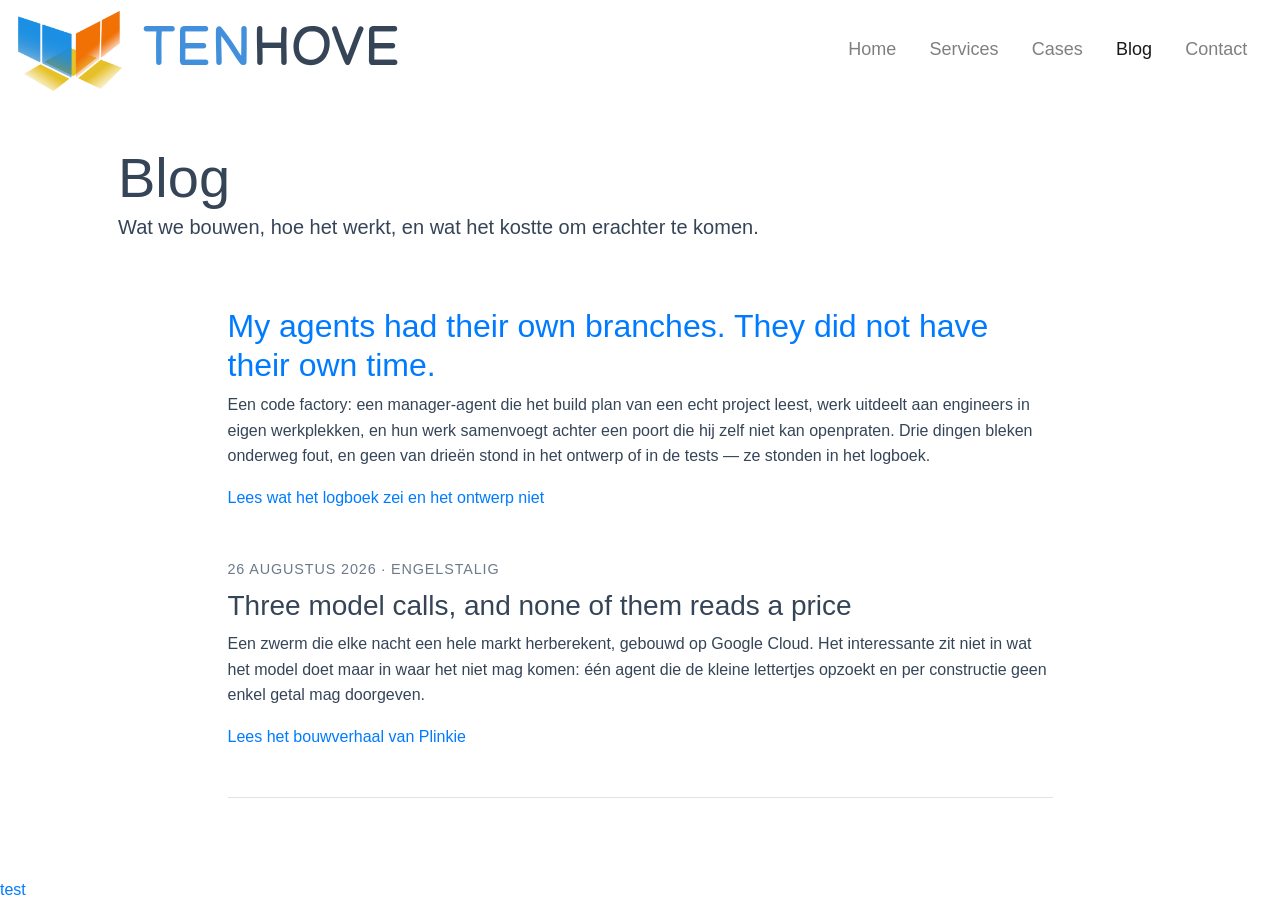
<file: blog/index.html>
<!DOCTYPE html>
<html lang="nl">
  <head>
    <meta charset="UTF-8" />
    <meta name="viewport" content="width=device-width, initial-scale=1.0" />
    <title>Blog | Business Data Solutions</title>
    <meta
      name="description"
      content="Verhalen over wat we bouwen: hoe systemen werken, waar ze fout gingen, en wat dat kostte."
    />
    <link
      rel="stylesheet"
      href="https://stackpath.bootstrapcdn.com/bootstrap/4.5.0/css/bootstrap.min.css"
      integrity="sha384-9aIt2nRpC12Uk9gS9baDl411NQApFmC26EwAOH8WgZl5MYYxFfc+NcPb1dKGj7Sk"
      crossorigin="anonymous"
    />
    <link rel="preconnect" href="https://fonts.gstatic.com" />
    <link
      href="https://fonts.googleapis.com/css2?family=Open+Sans&family=Balsamiq+Sans:wght@700&display=swap"
      rel="stylesheet"
    />
    <link rel="stylesheet" href="../styles.css" />
  </head>
  <body>
    <div class="container">
      <header class="navbar fixed-top navbar-expand-lg navbar-light">
        <div class="d-md-none company-name-sm">
          <a href="/"
            ><img class="mr-2" src="../images/logo.png" height="40px" alt="" loading="lazy"
          /></a>
          <span class="first">TEN<span class="second">HOVE</span></span>
        </div>
        <div class="d-none d-md-block company-name-lg">
          <a href="/"
            ><img class="mr-2" src="../images/logo.png" height="80px" alt="" loading="lazy" />
          </a>
          <span class="first">TEN<span class="second">HOVE</span></span>
        </div>
        <button
          class="navbar-toggler"
          type="button"
          data-toggle="collapse"
          data-target="#navbarSupportedContent"
          aria-controls="navbarSupportedContent"
          aria-expanded="false"
          aria-label="Toggle navigation"
        >
          <span class="navbar-toggler-icon"></span>
        </button>
        <div
          class="collapse navbar-collapse"
          style="font-size: 18px"
          id="navbarSupportedContent"
        >
          <ul
            class="navbar-nav ml-auto d-flex justify-content-around w-50 align-items-start"
          >
            <li class="nav-item"><a class="nav-link" href="/">Home</a></li>
            <li class="nav-item"><a class="nav-link" href="/#services">Services</a></li>
            <li class="nav-item"><a class="nav-link" href="/#cases">Cases</a></li>
            <li class="nav-item active"><a class="nav-link" href="/blog/">Blog</a></li>
            <li class="nav-item"><a class="nav-link" href="/#contact">Contact</a></li>
          </ul>
        </div>
      </header>

      <div class="row mt-5">
        <div class="col-md p-5">
          <div class="display-4 mt-5">Blog</div>
          <p class="lead hero-header">
            Wat we bouwen, hoe het werkt, en wat het kostte om erachter te komen.
          </p>
        </div>
      </div>

      <div class="row justify-content-center pb-5">
        <div class="col-lg-9">
          <article class="mb-5">
            <h2>
              <a href="/blog/branches-not-time/"
                >My agents had their own branches. They did not have their own time.</a
              >
            </h2>
            <p>
              Een code factory: een manager-agent die het build plan van een echt project leest,
              werk uitdeelt aan engineers in eigen werkplekken, en hun werk samenvoegt achter een
              poort die hij zelf niet kan openpraten. Drie dingen bleken onderweg fout, en geen van
              drieën stond in het ontwerp of in de tests — ze stonden in het logboek.
            </p>
            <p>
              <a href="/blog/branches-not-time/">Lees wat het logboek zei en het ontwerp niet</a>
            </p>
          </article>

          <article class="post-card">
            <p class="post-meta">
              26 augustus 2026 · Engelstalig
            </p>
            <h2 class="h3">
              <a href="/blog/three-model-calls/"
                >Three model calls, and none of them reads a price</a
              >
            </h2>
            <p>
              Een zwerm die elke nacht een hele markt herberekent, gebouwd op Google Cloud. Het
              interessante zit niet in wat het model doet maar in waar het niet mag komen: één
              agent die de kleine lettertjes opzoekt en per constructie geen enkel getal mag
              doorgeven.
            </p>
            <p>
              <a href="/blog/three-model-calls/">Lees het bouwverhaal van Plinkie</a>
            </p>
          </article>
        </div>
      </div>
    </div>

    <script
      src="https://code.jquery.com/jquery-3.5.1.slim.min.js"
      integrity="sha384-DfXdz2htPH0lsSSs5nCTpuj/zy4C+OGpamoFVy38MVBnE+IbbVYUew+OrCXaRkfj"
      crossorigin="anonymous"
    ></script>
    <script
      src="https://cdn.jsdelivr.net/npm/popper.js@1.16.0/dist/umd/popper.min.js"
      integrity="sha384-Q6E9RHvbIyZFJoft+2mJbHaEWldlvI9IOYy5n3zV9zzTtmI3UksdQRVvoxMfooAo"
      crossorigin="anonymous"
    ></script>
    <script
      src="https://stackpath.bootstrapcdn.com/bootstrap/4.5.0/js/bootstrap.min.js"
      integrity="sha384-OgVRvuATP1z7JjHLkuOU7Xw704+h835Lr+6QL9UvYjZE3Ipu6Tp75j7Bh/kR0JKI"
      crossorigin="anonymous"
    ></script>
  <a href="/bestaat-niet/">test</a></body>
</html>
</file>
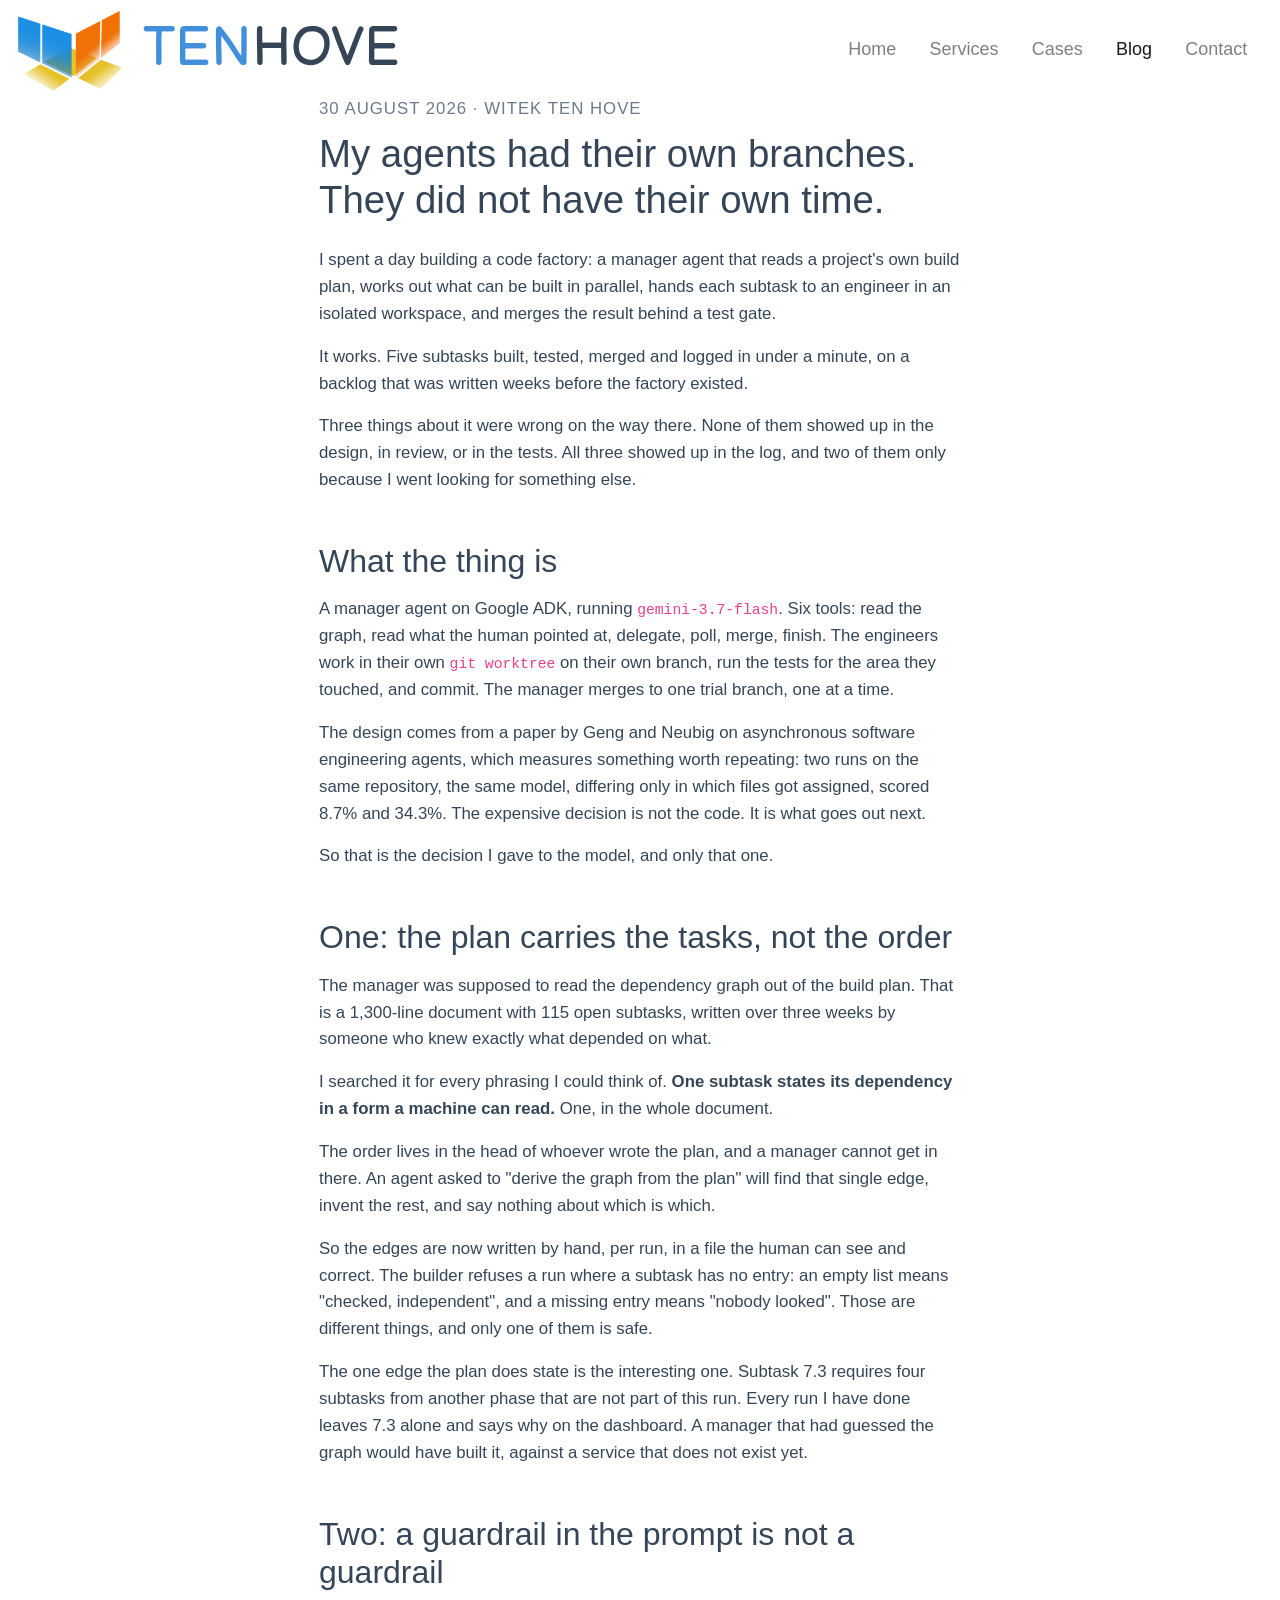
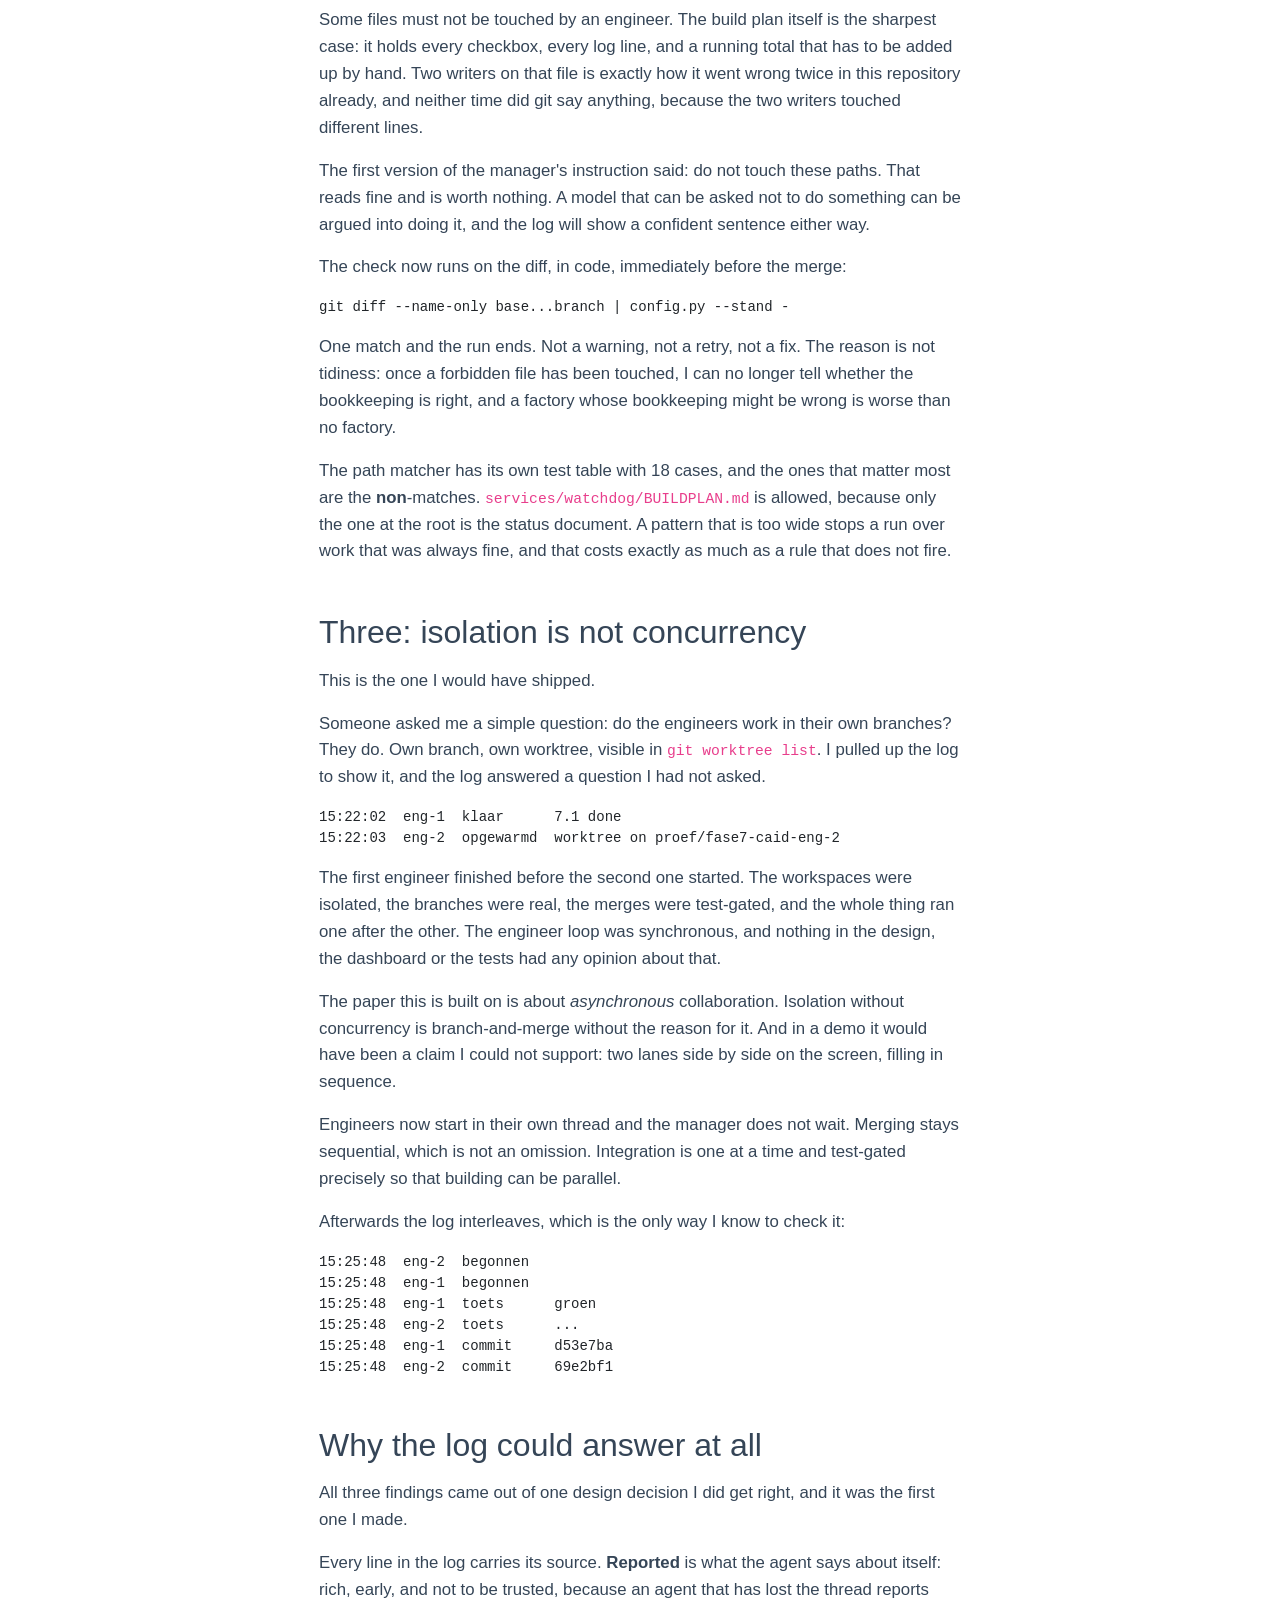
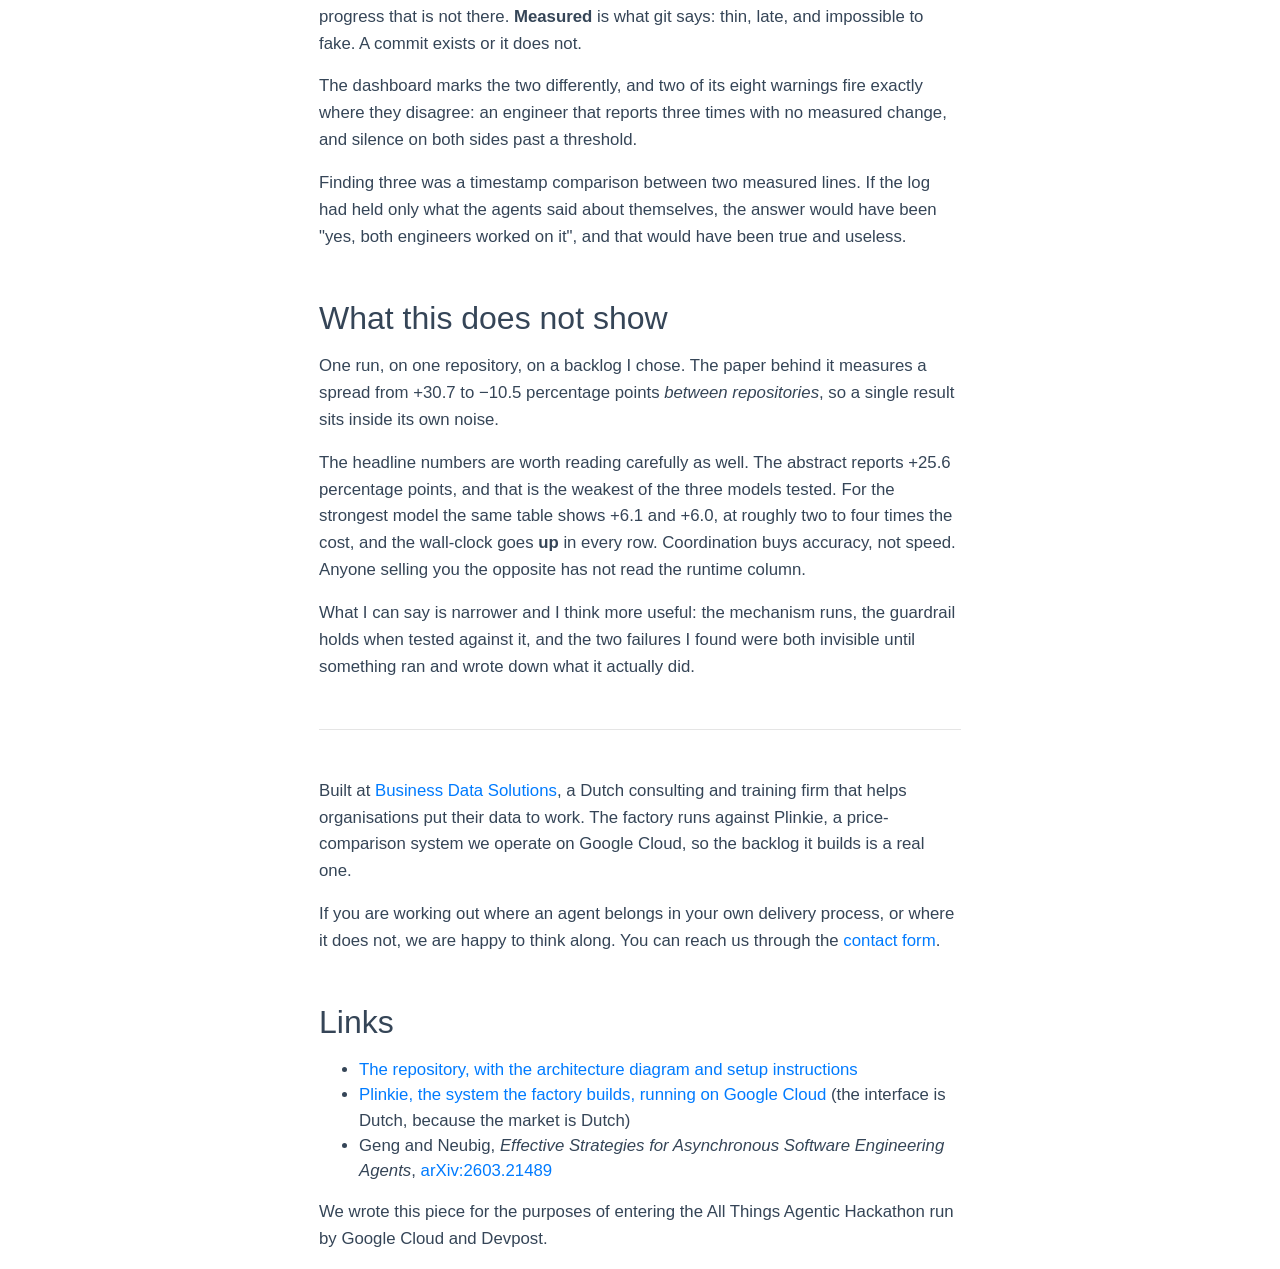
<file: blog/branches-not-time/index.html>
<!DOCTYPE html>
<html lang="en">
  <head>
    <meta charset="UTF-8" />
    <meta name="viewport" content="width=device-width, initial-scale=1.0" />
    <title>My agents had their own branches. They did not have their own time. | Business Data Solutions</title>
    <meta
      name="description"
      content="I built a code factory: a manager agent that delegates a real backlog to engineers in isolated workspaces. Three things about it were wrong, and only the log said so."
    />
    <link rel="canonical" href="https://www.businessdatasolutions.nl/blog/branches-not-time/" />
    <link
      rel="stylesheet"
      href="https://stackpath.bootstrapcdn.com/bootstrap/4.5.0/css/bootstrap.min.css"
      integrity="sha384-9aIt2nRpC12Uk9gS9baDl411NQApFmC26EwAOH8WgZl5MYYxFfc+NcPb1dKGj7Sk"
      crossorigin="anonymous"
    />
    <link rel="preconnect" href="https://fonts.gstatic.com" />
    <link
      href="https://fonts.googleapis.com/css2?family=Open+Sans&family=Balsamiq+Sans:wght@700&display=swap"
      rel="stylesheet"
    />
    <link rel="stylesheet" href="../../styles.css" />
  </head>
  <body>
    <div class="container">
      <header class="navbar fixed-top navbar-expand-lg navbar-light">
        <div class="d-md-none company-name-sm">
          <a href="/"
            ><img class="mr-2" src="../../images/logo.png" height="40px" alt="" loading="lazy"
          /></a>
          <span class="first">TEN<span class="second">HOVE</span></span>
        </div>
        <div class="d-none d-md-block company-name-lg">
          <a href="/"
            ><img class="mr-2" src="../../images/logo.png" height="80px" alt="" loading="lazy" />
          </a>
          <span class="first">TEN<span class="second">HOVE</span></span>
        </div>
        <button
          class="navbar-toggler"
          type="button"
          data-toggle="collapse"
          data-target="#navbarSupportedContent"
          aria-controls="navbarSupportedContent"
          aria-expanded="false"
          aria-label="Toggle navigation"
        >
          <span class="navbar-toggler-icon"></span>
        </button>
        <div
          class="collapse navbar-collapse"
          style="font-size: 18px"
          id="navbarSupportedContent"
        >
          <ul
            class="navbar-nav ml-auto d-flex justify-content-around w-50 align-items-start"
          >
            <li class="nav-item"><a class="nav-link" href="/">Home</a></li>
            <li class="nav-item"><a class="nav-link" href="/#services">Services</a></li>
            <li class="nav-item"><a class="nav-link" href="/#cases">Cases</a></li>
            <li class="nav-item active"><a class="nav-link" href="/blog/">Blog</a></li>
            <li class="nav-item"><a class="nav-link" href="/#contact">Contact</a></li>
          </ul>
        </div>
      </header>

      <div class="row justify-content-center">
        <div class="col-lg-8 post-body">
          <p class="post-meta mt-5 pt-5">30 August 2026 · Witek ten Hove</p>
          <h1 class="display-4 post-title">
            My agents had their own branches. They did not have their own time.
          </h1>

          <p class="lead">
            I spent a day building a code factory: a manager agent that reads a project's own build plan, works out what can be built in parallel, hands each subtask to an engineer in an isolated workspace, and merges the result behind a test gate.
          </p>

          <p>
            It works. Five subtasks built, tested, merged and logged in under a minute, on a backlog that was written weeks before the factory existed.
          </p>

          <p>
            Three things about it were wrong on the way there. None of them showed up in the design, in review, or in the tests. All three showed up in the log, and two of them only because I went looking for something else.
          </p>

          <h2 class="mt-5">What the thing is</h2>

          <p>
            A manager agent on Google ADK, running <code>gemini-3.7-flash</code>. Six tools: read the graph, read what the human pointed at, delegate, poll, merge, finish. The engineers work in their own <code>git worktree</code> on their own branch, run the tests for the area they touched, and commit. The manager merges to one trial branch, one at a time.
          </p>

          <p>
            The design comes from a paper by Geng and Neubig on asynchronous software engineering agents, which measures something worth repeating: two runs on the same repository, the same model, differing only in which files got assigned, scored 8.7% and 34.3%. The expensive decision is not the code. It is what goes out next.
          </p>

          <p>
            So that is the decision I gave to the model, and only that one.
          </p>

          <h2 class="mt-5">One: the plan carries the tasks, not the order</h2>

          <p>
            The manager was supposed to read the dependency graph out of the build plan. That is a 1,300-line document with 115 open subtasks, written over three weeks by someone who knew exactly what depended on what.
          </p>

          <p>
            I searched it for every phrasing I could think of. <strong>One subtask states its dependency in a form a machine can read.</strong> One, in the whole document.
          </p>

          <p>
            The order lives in the head of whoever wrote the plan, and a manager cannot get in there. An agent asked to "derive the graph from the plan" will find that single edge, invent the rest, and say nothing about which is which.
          </p>

          <p>
            So the edges are now written by hand, per run, in a file the human can see and correct. The builder refuses a run where a subtask has no entry: an empty list means "checked, independent", and a missing entry means "nobody looked". Those are different things, and only one of them is safe.
          </p>

          <p>
            The one edge the plan does state is the interesting one. Subtask 7.3 requires four subtasks from another phase that are not part of this run. Every run I have done leaves 7.3 alone and says why on the dashboard. A manager that had guessed the graph would have built it, against a service that does not exist yet.
          </p>

          <h2 class="mt-5">Two: a guardrail in the prompt is not a guardrail</h2>

          <p>
            Some files must not be touched by an engineer. The build plan itself is the sharpest case: it holds every checkbox, every log line, and a running total that has to be added up by hand. Two writers on that file is exactly how it went wrong twice in this repository already, and neither time did git say anything, because the two writers touched different lines.
          </p>

          <p>
            The first version of the manager's instruction said: do not touch these paths. That reads fine and is worth nothing. A model that can be asked not to do something can be argued into doing it, and the log will show a confident sentence either way.
          </p>

          <p>
            The check now runs on the diff, in code, immediately before the merge:
          </p>

          <pre><code>git diff --name-only base...branch | config.py --stand -</code></pre>

          <p>
            One match and the run ends. Not a warning, not a retry, not a fix. The reason is not tidiness: once a forbidden file has been touched, I can no longer tell whether the bookkeeping is right, and a factory whose bookkeeping might be wrong is worse than no factory.
          </p>

          <p>
            The path matcher has its own test table with 18 cases, and the ones that matter most are the <strong>non</strong>-matches. <code>services/watchdog/BUILDPLAN.md</code> is allowed, because only the one at the root is the status document. A pattern that is too wide stops a run over work that was always fine, and that costs exactly as much as a rule that does not fire.
          </p>

          <h2 class="mt-5">Three: isolation is not concurrency</h2>

          <p>
            This is the one I would have shipped.
          </p>

          <p>
            Someone asked me a simple question: do the engineers work in their own branches? They do. Own branch, own worktree, visible in <code>git worktree list</code>. I pulled up the log to show it, and the log answered a question I had not asked.
          </p>

          <pre><code>15:22:02  eng-1  klaar      7.1 done
15:22:03  eng-2  opgewarmd  worktree on proef/fase7-caid-eng-2</code></pre>

          <p>
            The first engineer finished before the second one started. The workspaces were isolated, the branches were real, the merges were test-gated, and the whole thing ran one after the other. The engineer loop was synchronous, and nothing in the design, the dashboard or the tests had any opinion about that.
          </p>

          <p>
            The paper this is built on is about <em>asynchronous</em> collaboration. Isolation without concurrency is branch-and-merge without the reason for it. And in a demo it would have been a claim I could not support: two lanes side by side on the screen, filling in sequence.
          </p>

          <p>
            Engineers now start in their own thread and the manager does not wait. Merging stays sequential, which is not an omission. Integration is one at a time and test-gated precisely so that building can be parallel.
          </p>

          <p>
            Afterwards the log interleaves, which is the only way I know to check it:
          </p>

          <pre><code>15:25:48  eng-2  begonnen
15:25:48  eng-1  begonnen
15:25:48  eng-1  toets      groen
15:25:48  eng-2  toets      ...
15:25:48  eng-1  commit     d53e7ba
15:25:48  eng-2  commit     69e2bf1</code></pre>

          <h2 class="mt-5">Why the log could answer at all</h2>

          <p>
            All three findings came out of one design decision I did get right, and it was the first one I made.
          </p>

          <p>
            Every line in the log carries its source. <strong>Reported</strong> is what the agent says about itself: rich, early, and not to be trusted, because an agent that has lost the thread reports progress that is not there. <strong>Measured</strong> is what git says: thin, late, and impossible to fake. A commit exists or it does not.
          </p>

          <p>
            The dashboard marks the two differently, and two of its eight warnings fire exactly where they disagree: an engineer that reports three times with no measured change, and silence on both sides past a threshold.
          </p>

          <p>
            Finding three was a timestamp comparison between two measured lines. If the log had held only what the agents said about themselves, the answer would have been "yes, both engineers worked on it", and that would have been true and useless.
          </p>

          <h2 class="mt-5">What this does not show</h2>

          <p>
            One run, on one repository, on a backlog I chose. The paper behind it measures a spread from +30.7 to −10.5 percentage points <em>between repositories</em>, so a single result sits inside its own noise.
          </p>

          <p>
            The headline numbers are worth reading carefully as well. The abstract reports +25.6 percentage points, and that is the weakest of the three models tested. For the strongest model the same table shows +6.1 and +6.0, at roughly two to four times the cost, and the wall-clock goes <strong>up</strong> in every row. Coordination buys accuracy, not speed. Anyone selling you the opposite has not read the runtime column.
          </p>

          <p>
            What I can say is narrower and I think more useful: the mechanism runs, the guardrail holds when tested against it, and the two failures I found were both invisible until something ran and wrote down what it actually did.
          </p>

          <hr class="my-5" />

          <p>
            Built at <a href="/">Business Data Solutions</a>, a Dutch consulting and training firm that helps organisations put their data to work. The factory runs against Plinkie, a price-comparison system we operate on Google Cloud, so the backlog it builds is a real one.
          </p>

          <p>
            If you are working out where an agent belongs in your own delivery process, or where it does not, we are happy to think along. You can reach us through the <a href="/#contact">contact form</a>.
          </p>

          <h2 class="mt-5">Links</h2>

          <ul>
            <li>
              <a href="https://github.com/businessdatasolutions/plinkie"
                >The repository, with the architecture diagram and setup instructions</a
              >
            </li>
            <li>
              <a href="https://web-owsxcee6ka-ez.a.run.app"
                >Plinkie, the system the factory builds, running on Google Cloud</a
              >
              (the interface is Dutch, because the market is Dutch)
            </li>
            <li>
              Geng and Neubig, <em>Effective Strategies for Asynchronous Software Engineering
              Agents</em>, <a href="https://arxiv.org/abs/2603.21489">arXiv:2603.21489</a>
            </li>
          </ul>

          <p>
            We wrote this piece for the purposes of entering the All Things Agentic Hackathon run by Google Cloud and Devpost.
          </p>
        </div>
      </div>
    </div>

    <script
      src="https://code.jquery.com/jquery-3.5.1.slim.min.js"
      integrity="sha384-DfXdz2htPH0lsSSs5nCTpuj/zy4C+OGpamoFVy38MVBnE+IbbVYUew+OrCXaRkfj"
      crossorigin="anonymous"
    ></script>
    <script
      src="https://cdn.jsdelivr.net/npm/popper.js@1.16.0/dist/umd/popper.min.js"
      integrity="sha384-Q6E9RHvbIyZFJoft+2mJbHaEWldlvI9IOYy5n3zV9zzTtmI3UksdQRVvoxMfooAo"
      crossorigin="anonymous"
    ></script>
    <script
      src="https://stackpath.bootstrapcdn.com/bootstrap/4.5.0/js/bootstrap.min.js"
      integrity="sha384-OgVRvuATP1z7JjHLkuOU7Xw704+h835Lr+6QL9UvYjZE3Ipu6Tp75j7Bh/kR0JKI"
      crossorigin="anonymous"
    ></script>
  </body>
</html>
</file>
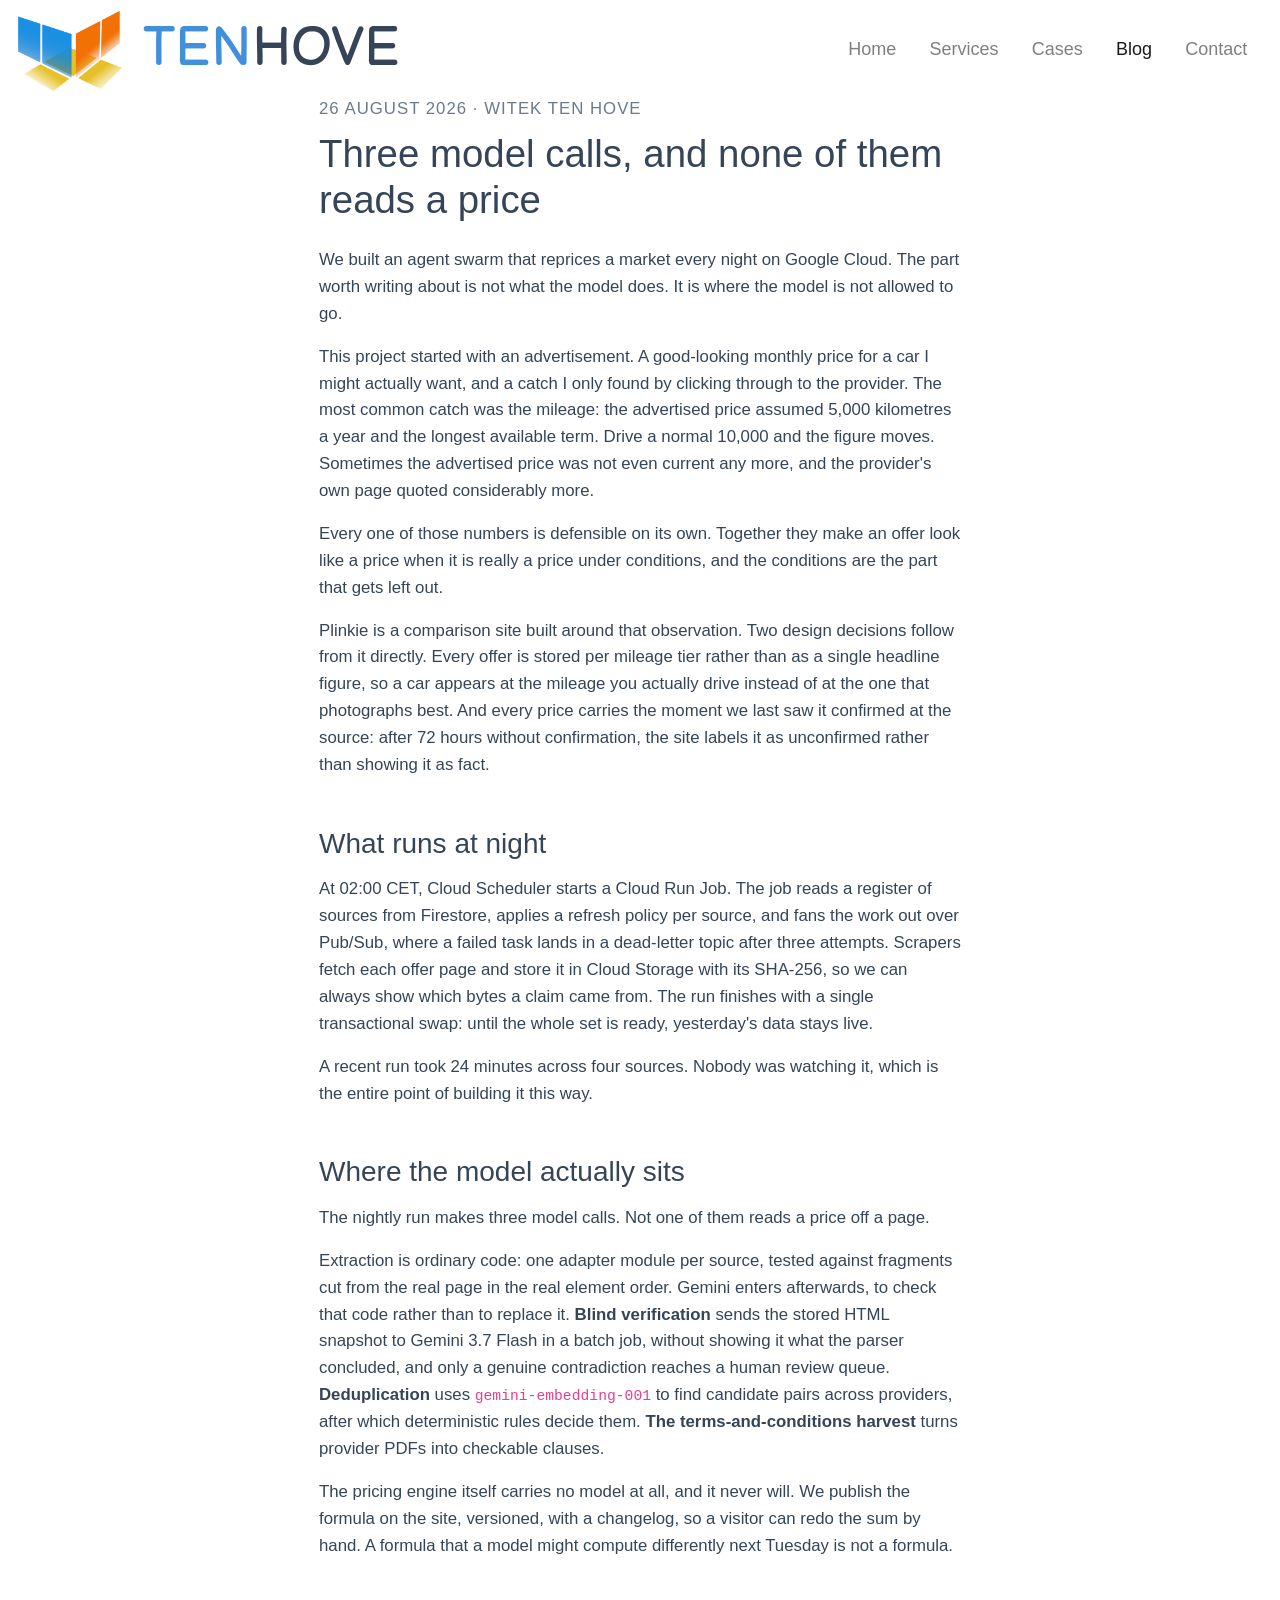
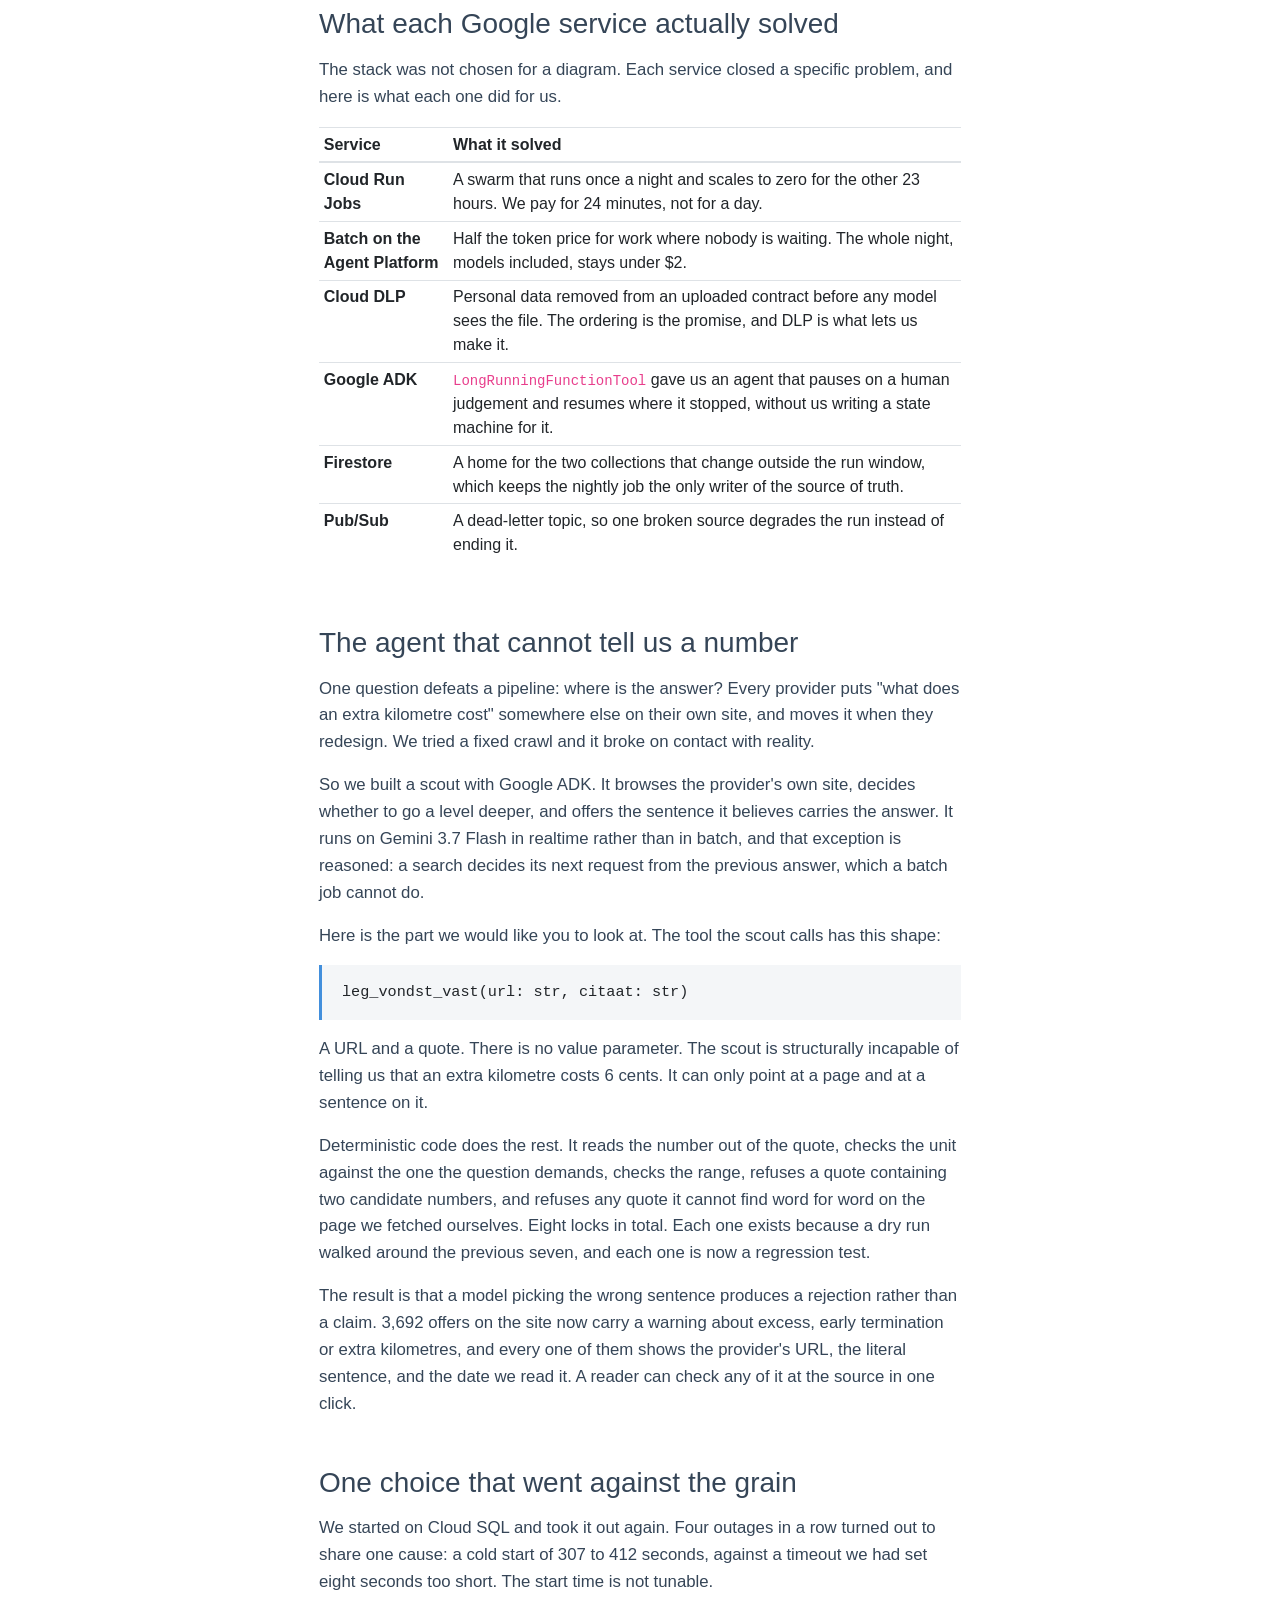
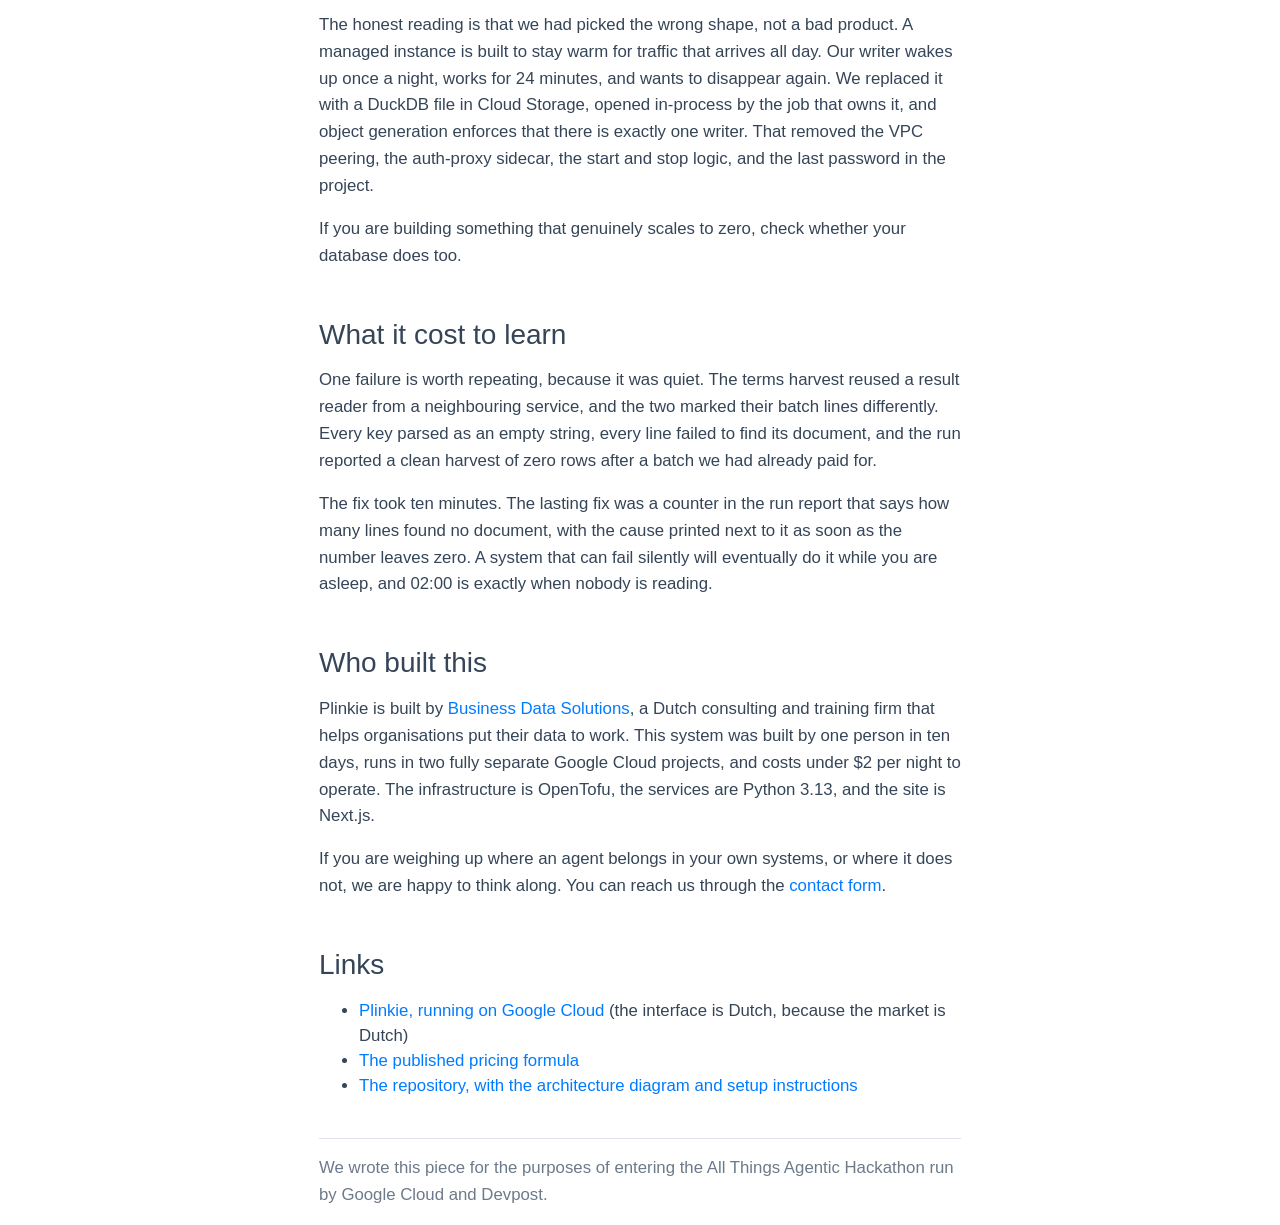
<file: blog/three-model-calls/index.html>
<!DOCTYPE html>
<html lang="en">
  <head>
    <meta charset="UTF-8" />
    <meta name="viewport" content="width=device-width, initial-scale=1.0" />
    <title>Three model calls, and none of them reads a price | Business Data Solutions</title>
    <meta
      name="description"
      content="How we built a nightly agent swarm on Google Cloud that reprices an entire market, and why the agent that finds the small print is not allowed to tell us a number."
    />
    <link rel="canonical" href="https://www.businessdatasolutions.nl/blog/three-model-calls/" />
    <link
      rel="stylesheet"
      href="https://stackpath.bootstrapcdn.com/bootstrap/4.5.0/css/bootstrap.min.css"
      integrity="sha384-9aIt2nRpC12Uk9gS9baDl411NQApFmC26EwAOH8WgZl5MYYxFfc+NcPb1dKGj7Sk"
      crossorigin="anonymous"
    />
    <link rel="preconnect" href="https://fonts.gstatic.com" />
    <link
      href="https://fonts.googleapis.com/css2?family=Open+Sans&family=Balsamiq+Sans:wght@700&display=swap"
      rel="stylesheet"
    />
    <link rel="stylesheet" href="../../styles.css" />
  </head>
  <body>
    <div class="container">
      <header class="navbar fixed-top navbar-expand-lg navbar-light">
        <div class="d-md-none company-name-sm">
          <a href="/"
            ><img class="mr-2" src="../../images/logo.png" height="40px" alt="" loading="lazy"
          /></a>
          <span class="first">TEN<span class="second">HOVE</span></span>
        </div>
        <div class="d-none d-md-block company-name-lg">
          <a href="/"
            ><img class="mr-2" src="../../images/logo.png" height="80px" alt="" loading="lazy" />
          </a>
          <span class="first">TEN<span class="second">HOVE</span></span>
        </div>
        <button
          class="navbar-toggler"
          type="button"
          data-toggle="collapse"
          data-target="#navbarSupportedContent"
          aria-controls="navbarSupportedContent"
          aria-expanded="false"
          aria-label="Toggle navigation"
        >
          <span class="navbar-toggler-icon"></span>
        </button>
        <div
          class="collapse navbar-collapse"
          style="font-size: 18px"
          id="navbarSupportedContent"
        >
          <ul
            class="navbar-nav ml-auto d-flex justify-content-around w-50 align-items-start"
          >
            <li class="nav-item"><a class="nav-link" href="/">Home</a></li>
            <li class="nav-item"><a class="nav-link" href="/#services">Services</a></li>
            <li class="nav-item"><a class="nav-link" href="/#cases">Cases</a></li>
            <li class="nav-item active"><a class="nav-link" href="/blog/">Blog</a></li>
            <li class="nav-item"><a class="nav-link" href="/#contact">Contact</a></li>
          </ul>
        </div>
      </header>

      <div class="row justify-content-center">
        <div class="col-lg-8 post-body">
          <p class="post-meta mt-5 pt-5">26 August 2026 · Witek ten Hove</p>
          <h1 class="display-4 post-title">
            Three model calls, and none of them reads a price
          </h1>
          <p class="lead">
            We built an agent swarm that reprices a market every night on Google Cloud. The part
            worth writing about is not what the model does. It is where the model is not allowed to
            go.
          </p>

          <p>
            This project started with an advertisement. A good-looking monthly price for a car I
            might actually want, and a catch I only found by clicking through to the provider. The
            most common catch was the mileage: the advertised price assumed 5,000 kilometres a year
            and the longest available term. Drive a normal 10,000 and the figure moves. Sometimes
            the advertised price was not even current any more, and the provider's own page quoted
            considerably more.
          </p>

          <p>
            Every one of those numbers is defensible on its own. Together they make an offer look
            like a price when it is really a price under conditions, and the conditions are the part
            that gets left out.
          </p>

          <p>
            Plinkie is a comparison site built around that observation. Two design decisions follow
            from it directly. Every offer is stored per mileage tier rather than as a single
            headline figure, so a car appears at the mileage you actually drive instead of at the
            one that photographs best. And every price carries the moment we last saw it confirmed
            at the source: after 72 hours without confirmation, the site labels it as unconfirmed
            rather than showing it as fact.
          </p>

          <h2 class="h3 mt-5">What runs at night</h2>

          <p>
            At 02:00 CET, Cloud Scheduler starts a Cloud Run Job. The job reads a register of
            sources from Firestore, applies a refresh policy per source, and fans the work out over
            Pub/Sub, where a failed task lands in a dead-letter topic after three attempts. Scrapers
            fetch each offer page and store it in Cloud Storage with its SHA-256, so we can always
            show which bytes a claim came from. The run finishes with a single transactional swap:
            until the whole set is ready, yesterday's data stays live.
          </p>

          <p>
            A recent run took 24 minutes across four sources. Nobody was watching it, which is the
            entire point of building it this way.
          </p>

          <h2 class="h3 mt-5">Where the model actually sits</h2>

          <p>
            The nightly run makes three model calls. Not one of them reads a price off a page.
          </p>

          <p>
            Extraction is ordinary code: one adapter module per source, tested against fragments cut
            from the real page in the real element order. Gemini enters afterwards, to check that
            code rather than to replace it. <strong>Blind verification</strong> sends the stored
            HTML snapshot to Gemini 3.7 Flash in a batch job, without showing it what the parser
            concluded, and only a genuine contradiction reaches a human review queue.
            <strong>Deduplication</strong> uses <code>gemini-embedding-001</code> to find candidate
            pairs across providers, after which deterministic rules decide them.
            <strong>The terms-and-conditions harvest</strong> turns provider PDFs into checkable
            clauses.
          </p>

          <p>
            The pricing engine itself carries no model at all, and it never will. We publish the
            formula on the site, versioned, with a changelog, so a visitor can redo the sum by hand.
            A formula that a model might compute differently next Tuesday is not a formula.
          </p>

          <h2 class="h3 mt-5">What each Google service actually solved</h2>

          <p>
            The stack was not chosen for a diagram. Each service closed a specific problem, and here
            is what each one did for us.
          </p>

          <div class="table-responsive">
            <table class="table table-sm">
              <thead>
                <tr>
                  <th scope="col">Service</th>
                  <th scope="col">What it solved</th>
                </tr>
              </thead>
              <tbody>
                <tr>
                  <td><strong>Cloud Run Jobs</strong></td>
                  <td>
                    A swarm that runs once a night and scales to zero for the other 23 hours. We pay
                    for 24 minutes, not for a day.
                  </td>
                </tr>
                <tr>
                  <td><strong>Batch on the Agent Platform</strong></td>
                  <td>
                    Half the token price for work where nobody is waiting. The whole night, models
                    included, stays under $2.
                  </td>
                </tr>
                <tr>
                  <td><strong>Cloud DLP</strong></td>
                  <td>
                    Personal data removed from an uploaded contract before any model sees the file.
                    The ordering is the promise, and DLP is what lets us make it.
                  </td>
                </tr>
                <tr>
                  <td><strong>Google ADK</strong></td>
                  <td>
                    <code>LongRunningFunctionTool</code> gave us an agent that pauses on a human
                    judgement and resumes where it stopped, without us writing a state machine for
                    it.
                  </td>
                </tr>
                <tr>
                  <td><strong>Firestore</strong></td>
                  <td>
                    A home for the two collections that change outside the run window, which keeps
                    the nightly job the only writer of the source of truth.
                  </td>
                </tr>
                <tr>
                  <td><strong>Pub/Sub</strong></td>
                  <td>
                    A dead-letter topic, so one broken source degrades the run instead of ending it.
                  </td>
                </tr>
              </tbody>
            </table>
          </div>

          <h2 class="h3 mt-5">The agent that cannot tell us a number</h2>

          <p>
            One question defeats a pipeline: where is the answer? Every provider puts "what does an
            extra kilometre cost" somewhere else on their own site, and moves it when they redesign.
            We tried a fixed crawl and it broke on contact with reality.
          </p>

          <p>
            So we built a scout with Google ADK. It browses the provider's own site, decides whether
            to go a level deeper, and offers the sentence it believes carries the answer. It runs on
            Gemini 3.7 Flash in realtime rather than in batch, and that exception is reasoned: a
            search decides its next request from the previous answer, which a batch job cannot do.
          </p>

          <p>
            Here is the part we would like you to look at. The tool the scout calls has this shape:
          </p>

          <pre class="post-code"><code>leg_vondst_vast(url: str, citaat: str)</code></pre>

          <p>
            A URL and a quote. There is no value parameter. The scout is structurally incapable of
            telling us that an extra kilometre costs 6 cents. It can only point at a page and at a
            sentence on it.
          </p>

          <p>
            Deterministic code does the rest. It reads the number out of the quote, checks the unit
            against the one the question demands, checks the range, refuses a quote containing two
            candidate numbers, and refuses any quote it cannot find word for word on the page we
            fetched ourselves. Eight locks in total. Each one exists because a dry run walked around
            the previous seven, and each one is now a regression test.
          </p>

          <p>
            The result is that a model picking the wrong sentence produces a rejection rather than a
            claim. 3,692 offers on the site now carry a warning about excess, early termination or
            extra kilometres, and every one of them shows the provider's URL, the literal sentence,
            and the date we read it. A reader can check any of it at the source in one click.
          </p>

          <h2 class="h3 mt-5">One choice that went against the grain</h2>

          <p>
            We started on Cloud SQL and took it out again. Four outages in a row turned out to share
            one cause: a cold start of 307 to 412 seconds, against a timeout we had set eight
            seconds too short. The start time is not tunable.
          </p>

          <p>
            The honest reading is that we had picked the wrong shape, not a bad product. A managed
            instance is built to stay warm for traffic that arrives all day. Our writer wakes up
            once a night, works for 24 minutes, and wants to disappear again. We replaced it with a
            DuckDB file in Cloud Storage, opened in-process by the job that owns it, and object
            generation enforces that there is exactly one writer. That removed the VPC peering, the
            auth-proxy sidecar, the start and stop logic, and the last password in the project.
          </p>

          <p>
            If you are building something that genuinely scales to zero, check whether your database
            does too.
          </p>

          <h2 class="h3 mt-5">What it cost to learn</h2>

          <p>
            One failure is worth repeating, because it was quiet. The terms harvest reused a result
            reader from a neighbouring service, and the two marked their batch lines differently.
            Every key parsed as an empty string, every line failed to find its document, and the run
            reported a clean harvest of zero rows after a batch we had already paid for.
          </p>

          <p>
            The fix took ten minutes. The lasting fix was a counter in the run report that says how
            many lines found no document, with the cause printed next to it as soon as the number
            leaves zero. A system that can fail silently will eventually do it while you are asleep,
            and 02:00 is exactly when nobody is reading.
          </p>

          <h2 class="h3 mt-5">Who built this</h2>

          <p>
            Plinkie is built by
            <a href="/">Business Data Solutions</a>, a Dutch consulting and training firm that helps
            organisations put their data to work. This system was built by one person in ten days,
            runs in two fully separate Google Cloud projects, and costs under $2 per night to
            operate. The infrastructure is OpenTofu, the services are Python 3.13, and the site is
            Next.js.
          </p>

          <p>
            If you are weighing up where an agent belongs in your own systems, or where it does not,
            we are happy to think along. You can reach us through the
            <a href="/#contact">contact form</a>.
          </p>

          <h2 class="h3 mt-5">Links</h2>

          <ul>
            <li>
              <a href="https://web-owsxcee6ka-ez.a.run.app">Plinkie, running on Google Cloud</a>
              (the interface is Dutch, because the market is Dutch)
            </li>
            <li>
              <a href="https://web-owsxcee6ka-ez.a.run.app/formule"
                >The published pricing formula</a
              >
            </li>
            <li>
              <a href="https://github.com/businessdatasolutions/plinkie"
                >The repository, with the architecture diagram and setup instructions</a
              >
            </li>
          </ul>

          <p class="post-note">
            We wrote this piece for the purposes of entering the All Things Agentic Hackathon run by
            Google Cloud and Devpost.
          </p>
        </div>
      </div>
    </div>

    <script
      src="https://code.jquery.com/jquery-3.5.1.slim.min.js"
      integrity="sha384-DfXdz2htPH0lsSSs5nCTpuj/zy4C+OGpamoFVy38MVBnE+IbbVYUew+OrCXaRkfj"
      crossorigin="anonymous"
    ></script>
    <script
      src="https://cdn.jsdelivr.net/npm/popper.js@1.16.0/dist/umd/popper.min.js"
      integrity="sha384-Q6E9RHvbIyZFJoft+2mJbHaEWldlvI9IOYy5n3zV9zzTtmI3UksdQRVvoxMfooAo"
      crossorigin="anonymous"
    ></script>
    <script
      src="https://stackpath.bootstrapcdn.com/bootstrap/4.5.0/js/bootstrap.min.js"
      integrity="sha384-OgVRvuATP1z7JjHLkuOU7Xw704+h835Lr+6QL9UvYjZE3Ipu6Tp75j7Bh/kR0JKI"
      crossorigin="anonymous"
    ></script>
  </body>
</html>
</file>
<file: styles.css>
body {
  font-family: "Montserrat", sans-serif;
  color: #354557;
}

h1,
h2,
h3,
h4 {
}

p {
  line-height: 1.6;
}

.navbar {
  background-color: white;
}

.company-name-lg {
  font-family: "Balsamiq Sans", cursive;
  font-size: 54px;
}

.company-name-sm {
  font-family: "Balsamiq Sans", cursive;
  font-size: 30px;
}

.first {
  color: #428fdc;
}

.second {
  color: #354557;
}

.hero-img,
.contact-form {
  width: 100%;
}

.anchor {
  padding-top: 50px;
}

.tool-img {
  filter: grayscale(100%);
  width: 120px;
}

.tool-img:hover {
  filter: grayscale(0%);
}

.section-title h2::before,
.section-title h2::after {
  content: "";
  width: 50px;
  height: 2px;
  background: #428fdc;
  display: inline-block;
}

.section-title h2::before {
  margin: 0 15px 10px 0;
}

.section-title h2::after {
  margin: 0 0 10px 15px;
}

*,
::after,
::before {
  box-sizing: border-box;
}

.service-col,
.contact-col {
  text-align: center;
}

/* --- Blog ------------------------------------------------------------
   De blogpagina's zijn dezelfde statische opzet als de homepage: Bootstrap
   van de CDN, geen build-stap. Wat hier bij komt is alleen wat een lopend
   artikel nodig heeft en een marketingpagina niet: een leesbare regellengte
   en rust rond de kop. */

.post-body {
  max-width: 42em; /* ~70 tekens per regel; daarboven raakt een lezer de regel kwijt */
}

.post-title {
  font-size: 2.4rem;
  line-height: 1.2;
  margin-bottom: 1.5rem;
}

.post-meta {
  color: #6c7a89;
  font-size: 0.9rem;
  text-transform: uppercase;
  letter-spacing: 0.06em;
  margin-bottom: 0.5rem;
}

.post-body h2 {
  margin-top: 2.5rem;
  margin-bottom: 1rem;
}

.post-body p,
.post-body li {
  font-size: 1.05rem;
}

.post-code {
  background: #f4f6f8;
  border-left: 3px solid #428fdc;
  padding: 1rem 1.25rem;
  overflow-x: auto;
  font-size: 0.95rem;
}

.post-note {
  color: #6c7a89;
  font-size: 0.9rem;
  border-top: 1px solid #dfe4ea;
  padding-top: 1rem;
  margin-top: 2.5rem;
}

.post-card {
  border-bottom: 1px solid #dfe4ea;
  padding-bottom: 2rem;
  margin-bottom: 2rem;
}

.post-card h2 a {
  color: #354557;
}
</file>
